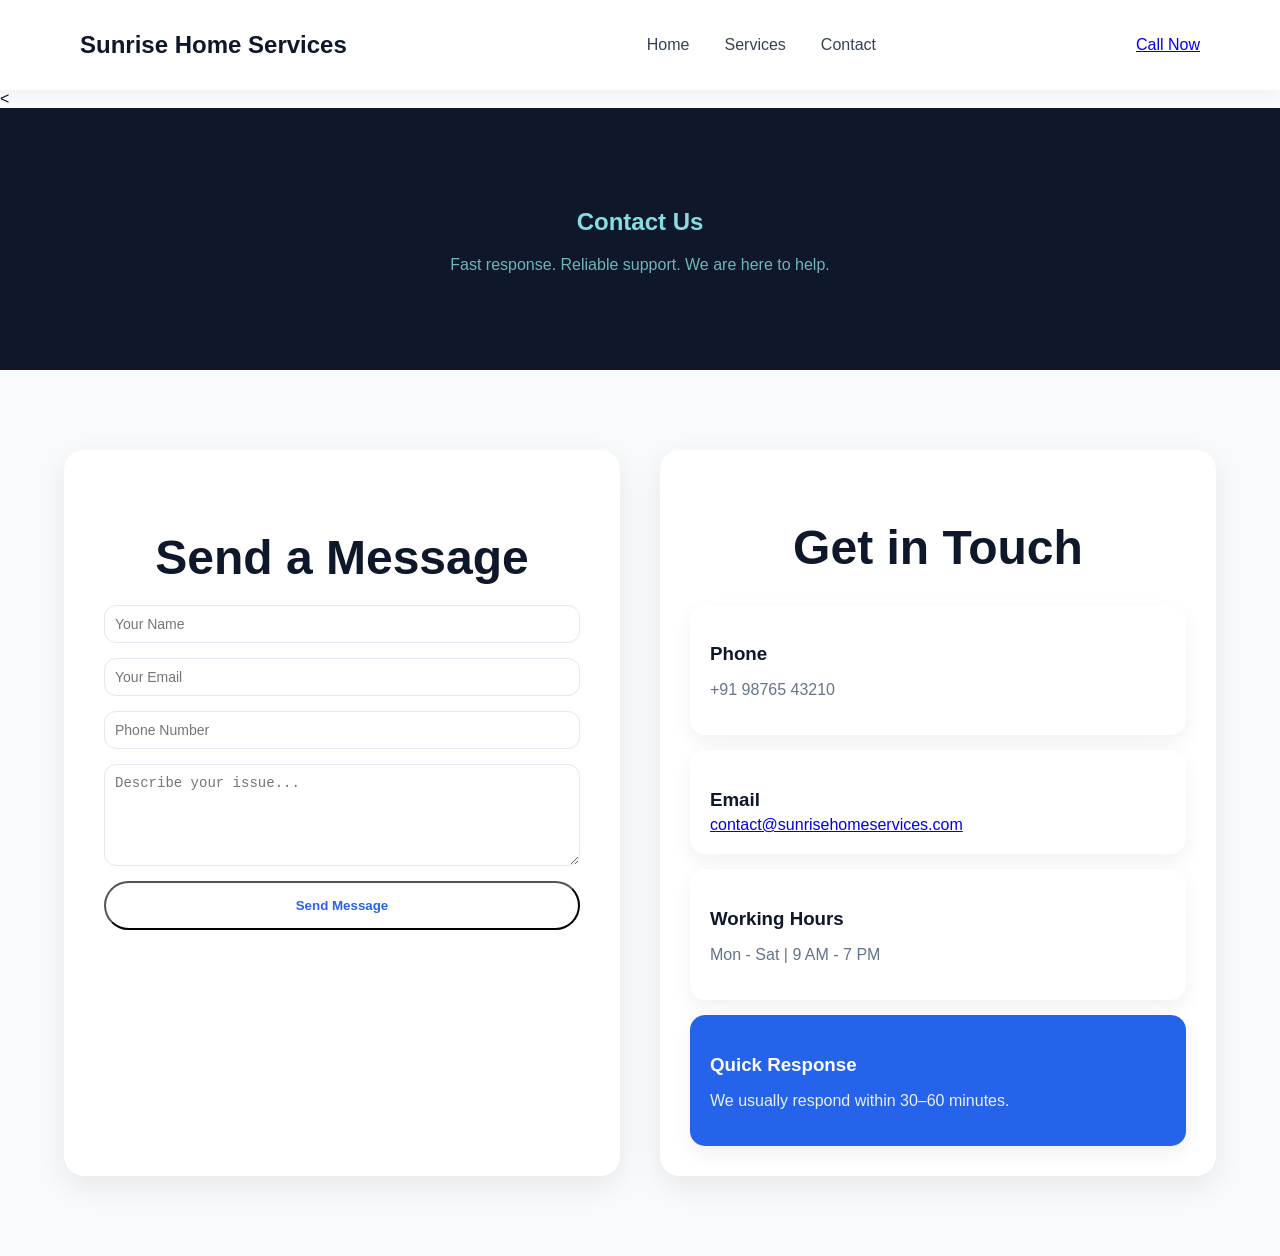
<file: contact.html>
<!DOCTYPE html>
<html lang="en">
<head>
    <meta charset="UTF-8">
    <meta name="viewport" content="width=device-width, initial-scale=1.0">
    <title>Contact | Sunrise Home Services</title>

    <link rel="stylesheet" href="css/style.css">


<meta name="description" content="Sunrise Home Services offers plumbing, electrical, AC repair, and home renovation services in Pune. Fast, reliable, and affordable solutions.">

<meta name="keywords" content="plumbing services Pune, electrician Pune, AC repair Pune, home renovation Pune">

<meta name="author" content="Sunrise Home Services">

<meta property="og:title" content="Sunrise Home Services">
<meta property="og:description" content="Reliable home services in Pune including plumbing, electrical, AC and renovation work.">
<meta property="og:type" content="website">

<link rel="icon" type="image/png" href="images/favicon.png">
<link rel="shortcut icon" href="images/favicon.png" type="image/png">

</head>
<body>

<header>
    <nav class="navbar">

        <div class="logo">
            Sunrise Home Services
        </div>

        <ul class="nav-links">
            <li><a href="index.html">Home</a></li>
            <li><a href="services.html">Services</a></li>
            <li><a href="contact.html">Contact</a></li>
        </ul>

        <a href="tel:+919876543210" class="call-btn">Call Now</a>

    </nav>
</header>

<<section class="page-header">
    <div class="container">
        <h1>Contact Us</h1>
        <p>Fast response. Reliable support. We are here to help.</p>
    </div>
</section>

<section class="contact-section">

    <div class="container contact-wrapper">

        <!-- LEFT: FORM -->
        <div class="contact-card">

            <h2>Send a Message</h2>

            <form id="contactForm" class="contact-form">

                <input type="text" placeholder="Your Name" required>

                <input type="email" placeholder="Your Email" required>

                <input type="tel" placeholder="Phone Number" required>

                <textarea placeholder="Describe your issue..." rows="5" required></textarea>

                <button type="submit" class="btn-primary">
                    Send Message
                </button>

                <p id="formMessage"></p>

            </form>

        </div>

        <!-- RIGHT: INFO -->
        <div class="contact-info">

            <h2>Get in Touch</h2>

            <div class="info-box">
                <h3> Phone</h3>
                <p>+91 98765 43210</p>
            </div>

            <div class="info-box">
                <h3> Email</h3>
                <a href="mailto:contact@sunrisehomeservices.com">
    contact@sunrisehomeservices.com
</a> 
            </div>

            <div class="info-box">
                <h3> Working Hours</h3>
                <p>Mon - Sat | 9 AM - 7 PM</p>
            </div>

            <div class="info-box highlight">
                <h3> Quick Response</h3>
                <p>We usually respond within 30–60 minutes.</p>
            </div>

        </div>

    </div>

</section>

</body>
</html>
</file>
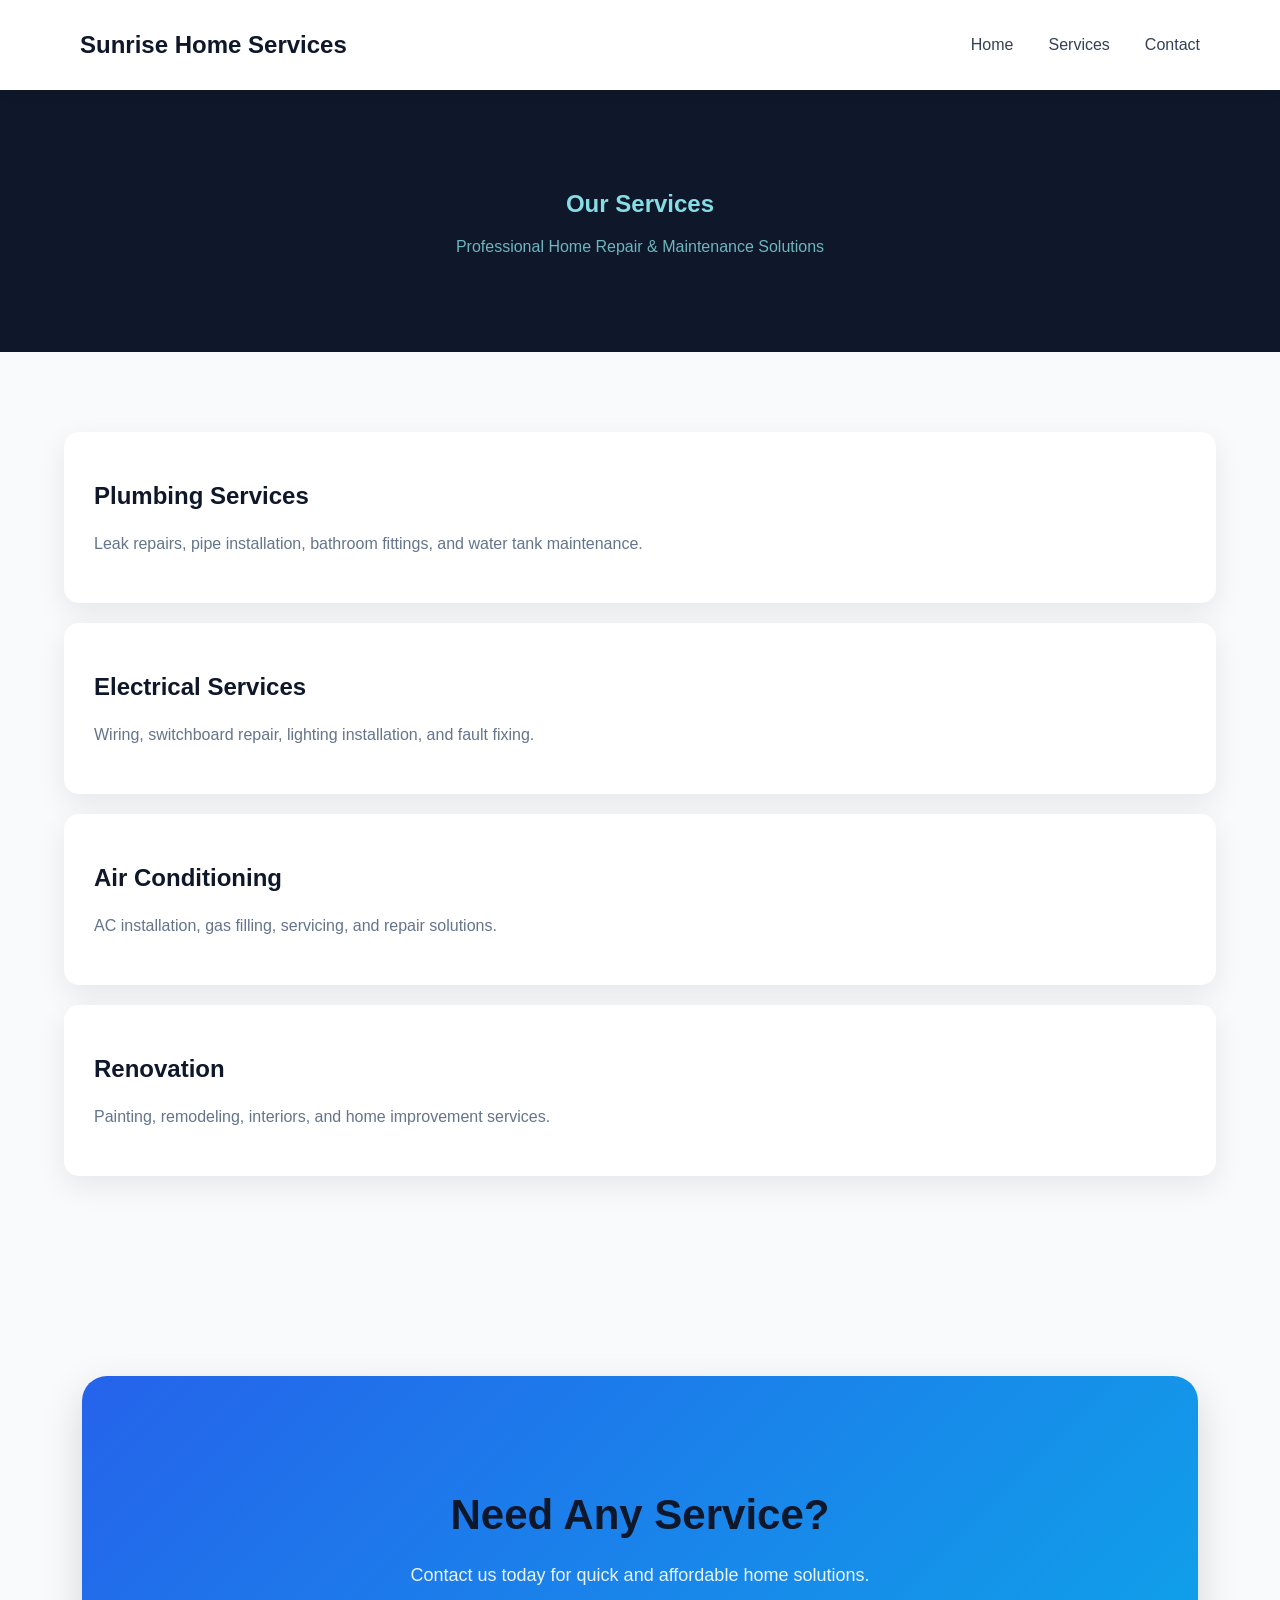
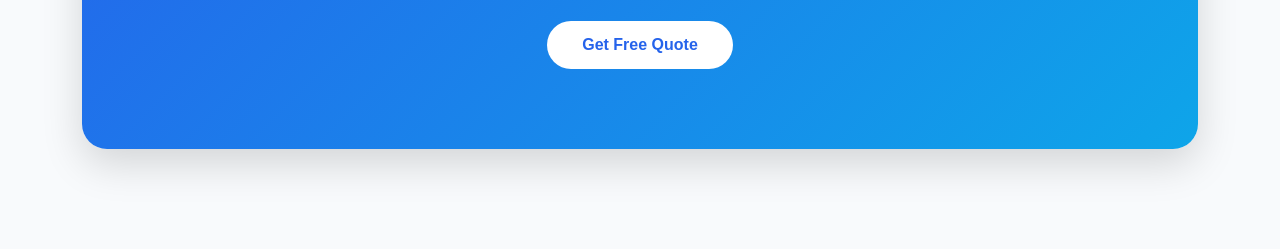
<file: services.html>
<!DOCTYPE html>
<html lang="en">
<head>
    <meta charset="UTF-8">
    <meta name="viewport" content="width=device-width, initial-scale=1.0">
    <title>Services | Sunrise Home Services</title>

    <link rel="stylesheet" href="css/style.css">


<meta name="description" content="Sunrise Home Services offers plumbing, electrical, AC repair, and home renovation services in Pune. Fast, reliable, and affordable solutions.">

<meta name="keywords" content="plumbing services Pune, electrician Pune, AC repair Pune, home renovation Pune">

<meta name="author" content="Sunrise Home Services">

<meta property="og:title" content="Sunrise Home Services">
<meta property="og:description" content="Reliable home services in Pune including plumbing, electrical, AC and renovation work.">
<meta property="og:type" content="website">

<link rel="icon" type="image/png" href="images/favicon.png">
<link rel="shortcut icon" href="images/favicon.png" type="image/png">


</head>
<body>

<header>
    <nav class="navbar">

        <div class="logo">
            Sunrise Home Services
        </div>

        <ul class="nav-links">
            <li><a href="index.html">Home</a></li>
            <li><a href="services.html">Services</a></li>
            <li><a href="contact.html">Contact</a></li>
        </ul>

    </nav>
</header>

<section class="page-header">
    <div class="container">
        <h1>Our Services</h1>
        <p>Professional Home Repair & Maintenance Solutions</p>
    </div>
</section>

<!-- SERVICES -->

<section class="services-page">

    <div class="container">

        <div class="service-box">

            <h1> Plumbing Services</h1>
            <p>Leak repairs, pipe installation, bathroom fittings, and water tank maintenance.</p>

        </div>

        <div class="service-box">

            <h1> Electrical Services</h1>
            <p>Wiring, switchboard repair, lighting installation, and fault fixing.</p>

        </div>

        <div class="service-box">

            <h1> Air Conditioning</h1>
            <p>AC installation, gas filling, servicing, and repair solutions.</p>

        </div>

        <div class="service-box">

            <h1> Renovation</h1>
            <p>Painting, remodeling, interiors, and home improvement services.</p>

        </div>

    </div>

</section>

<section class="cta">

    <div class="container cta-box">

        <h2>Need Any Service?</h2>
        <p>Contact us today for quick and affordable home solutions.</p>

        <a href="contact.html" class="btn-primary">Get Free Quote</a>

    </div>

</section>

</body>
</html>
</file>
<file: css/style.css>
@import url('https://fonts.googleapis.com/css2?family=Poppins:wght@300;400;500;600;700;800&display=swap');

:root{
    --primary:#2563eb;
    --secondary:#0f172a;
    --accent:#f59e0b;
    --light:#f8fafc;
    --dark:#1e293b;
}


body{
    margin:0;
    padding:0;
    font-family:'Poppins',sans-serif;
    background:#f8fafc;
    color:#1e293b;
}

.navbar{
    display:flex;
    justify-content:space-between;
    align-items:center;

    padding:20px 80px;

    background:white;

    position:sticky;
    top:0;

    z-index:1000;

    box-shadow:0 2px 15px rgba(0,0,0,0.05);
}

.logo{
    font-size:24px;
    font-weight:700;
    color:#0f172a;
}
.nav-links{
    display:flex;
    gap:35px;

    list-style:none;
}

.nav-links a{
    text-decoration:none;
    color:#334155;

    font-weight:500;

    transition:.3s;
}

.nav-links a:hover{
    color:#2563eb;
}

.hero{
    min-height:90vh;

    display:flex;
    justify-content:center;
    align-items:center;

    text-align:center;

    background:
    linear-gradient(
        135deg,
        #2563eb,
        #0ea5e9
    );

    color:white;

    padding:0 20px;
}

.hero-content{
    max-width:850px;
}

.hero-badge{
    display:inline-block;

    background:rgba(255,255,255,0.15);

    padding:10px 20px;

    border-radius:50px;

    margin-bottom:25px;

    font-size:14px;
}

.hero-content h1{
    font-size:70px;
    line-height:1.1;

    margin-bottom:25px;
}

.hero-content h1 span{
    display:block;
}

.hero-content p{
    font-size:22px;
    line-height:1.8;

    margin-bottom:40px;
}
.hero-buttons{
    display:flex;
    justify-content:center;
    gap:20px;
}

.btn-primary{
    background:white;

    color:#2563eb;

    text-decoration:none;

    padding:15px 35px;

    border-radius:50px;

    font-weight:600;

    transition:.3s;
}

.btn-secondary{
    border:2px solid white;

    color:white;

    text-decoration:none;

    padding:15px 35px;

    border-radius:50px;

    font-weight:600;
}

.btn-primary:hover,
.btn-secondary:hover{
    transform:translateY(-3px);
}

.container{
    width:90%;
    max-width:1200px;
    margin:auto;
}

.about{
    padding:80px 0;
    text-align:center;
}

.about h2{
    font-size:40px;
    margin-bottom:20px;
}

.about-text{
    max-width:800px;
    margin:auto;
    color:#555;
    line-height:1.8;
}

.about-cards{
    display:flex;
    justify-content:center;
    gap:30px;
    margin-top:50px;
    flex-wrap:wrap;
}

.about-card{
    background:#fff;
    padding:30px;
    width:250px;
    border-radius:10px;
    box-shadow:0 2px 10px rgba(0,0,0,0.1);
}

.about-card h3{
    margin-bottom:10px;
}
.section-subtitle{
    text-align:center;
    color:#64748b;
    margin-top:-30px;
    margin-bottom:50px;
    font-size:18px;
}
.services{
    padding:100px 0;
}

.services-grid{
    display:grid;
    grid-template-columns:repeat(auto-fit,minmax(260px,1fr));
    gap:25px;
}

.service-card{
    background:white;

    padding:40px 30px;

    border-radius:20px;

    text-align:center;

    box-shadow:0 10px 30px rgba(0,0,0,0.08);

    transition:.3s;

    position:relative;
    overflow:hidden;
}

.service-card:hover{
    transform:translateY(-10px);
    box-shadow:0 15px 40px rgba(0,0,0,0.12);
}

.icon{
    font-size:40px;
    margin-bottom:15px;
}

section h2{
    text-align:center;
    font-size:48px;
    margin-bottom:15px;
    color:#0f172a;
}

.about-wrapper{
    display:grid;
    grid-template-columns:1fr 1fr;
    gap:60px;
    align-items:center;
}
.about-left h2{
    font-size:48px;
    margin-bottom:20px;
    color:#0f172a;
}

.about-left p{
    color:#64748b;
    line-height:1.8;
    margin-bottom:30px;
}

.about-right{
    display:grid;
    grid-template-columns:1fr 1fr;
    gap:20px;
}
.stat-card{
    background:white;

    padding:30px;

    border-radius:20px;

    text-align:center;

    box-shadow:0 10px 30px rgba(0,0,0,0.08);

    transition:.3s;
}

.stat-card:hover{
    transform:translateY(-5px);
}

.stat-card h3{
    font-size:32px;
    color:#2563eb;
    margin-bottom:5px;
}

.stat-card p{
    color:#64748b;
    font-size:14px;
}
.stars{
    color:#fbbf24;
    font-size:18px;
    margin-bottom:10px;
}
.section-subtitle{
    text-align:center;
    color:#64748b;
    margin-top:-10px;
    margin-bottom:50px;
    font-size:18px;
}
.testimonial-row{
    display:flex;
    gap:25px;

    overflow-x:auto;
    scroll-behavior:smooth;

    padding:10px 5px;
}

.testimonial-card{
    background:white;
    padding:30px;

    width:320px; 
    flex-shrink:0;         /* fixed equal width */
    min-height:220px;    /* same height */

    border-radius:20px;

    box-shadow:0 10px 30px rgba(0,0,0,0.08);

    text-align:left;

    display:flex;
    flex-direction:column;
    justify-content:space-between;

    transition:0.3s ease;
}

.testimonial-card:hover{
    transform:translateY(-8px);
}

.testimonial-card p{
    color:#475569;
    line-height:1.8;
    margin-bottom:20px;
}

.testimonial-card h4{
    color:#0f172a;
    font-weight:600;
}
.cta{
    padding:100px 20px;
}

.cta-box{
    background:linear-gradient(135deg,#2563eb,#0ea5e9);

    color:white;

    text-align:center;

    padding:80px 40px;

    border-radius:25px;

    box-shadow:0 15px 40px rgba(0,0,0,0.15);
}

.cta-box h2{
    font-size:42px;
    margin-bottom:20px;
}

.cta-box p{
    font-size:18px;
    max-width:700px;
    margin:0 auto 30px;
    line-height:1.8;
    opacity:0.9;
}
.cta-buttons{
    display:flex;
    justify-content:center;
    gap:20px;
    flex-wrap:wrap;
}

.cta .btn-primary{
    background:white;
    color:#2563eb;
}

.cta .btn-secondary{
    border:2px solid white;
    color:white;
}
.whatsapp-float{
    position:fixed;
    bottom:25px;
    right:25px;

    width:60px;
    height:60px;

    background:#25D366;

    border-radius:50%;

    display:flex;
    align-items:center;
    justify-content:center;

    box-shadow:0 10px 25px rgba(0,0,0,0.2);

    z-index:999;

    transition:0.3s ease;
}

.call-float{
    position:fixed;

    bottom:100px;      /* above whatsapp */
    right:25px;

    background:#2563eb;
    color:white;

    text-decoration:none;

    padding:12px 18px;
    border-radius:30px;

    font-size:14px;
    font-weight:600;

    box-shadow:0 8px 20px rgba(0,0,0,0.2);

    z-index:999;

    transition:0.3s ease;
}

.call-float:hover{
    transform:scale(1.05);
}

.whatsapp-float img{
    width:32px;
    height:32px;
}

.whatsapp-float:hover{
    transform:scale(1.1);
}

@media (max-width: 768px){

    .navbar{
        display:flex;
        flex-direction:column;
        align-items:center;
        padding:15px;
    }

    .logo{
        font-size:22px;
        margin-bottom:10px;
    }

    .nav-links{
        display:flex;
        flex-direction:row;     /* IMPORTANT */
        gap:25px;
        padding:0;
        margin:0;
    }

    .nav-links li{
        list-style:none;
    }

    .nav-links a{
        font-size:16px;
    }


    .hero-content h1{
        font-size:40px;
    }

    .hero-content p{
        font-size:16px;
    }

    .hero-buttons{
        flex-direction:column;
    }

    .about-wrapper{
        grid-template-columns:1fr;
    }

    .about-right{
        grid-template-columns:1fr;
    }

    .services-grid{
        grid-template-columns:1fr;
    }

    .why-grid{
        grid-template-columns:1fr;
    }

    .testimonial-grid{
        grid-template-columns:1fr;
    }

    .cta-box h2{
        font-size:28px;
    }
}


.contact{
    padding:80px 0;
}

.contact-grid{
    display:grid;
    grid-template-columns:1fr 1fr;
    gap:50px;
}

.contact-form{
    display:flex;
    flex-direction:column;
    gap:15px;
}

.contact-form input,
.contact-form textarea{
    padding:15px;
    border:1px solid #ddd;
    border-radius:10px;
    font-size:16px;
}

.contact-info{
    background:white;
    padding:30px;
    border-radius:20px;
    box-shadow:0 10px 30px rgba(0,0,0,0.08);
}

.services-page{
    padding:80px 0;
}

.service-box{
    background:white;
    padding:30px;
    margin-bottom:20px;
    border-radius:15px;

    box-shadow:0 10px 30px rgba(0,0,0,0.08);

    transition:.3s;
}

.service-box:hover{
    transform:translateY(-5px);
}

.service-box h2{
    margin-bottom:10px;
    color:#0f172a;
}

.service-box p{
    color:#64748b;
    line-height:1.7;
}

.contact-section{
    padding:80px 0;
}

.contact-wrapper{
    display:grid;
    grid-template-columns:1fr 1fr;
    gap:40px;
    align-items:stretch;
}

.contact-card,
.contact-info{
    height:100%;
}

.contact-card,
.contact-info{
    display:flex;
    flex-direction:column;
}


.contact-card{
    background:white;
    padding:40px;
    border-radius:20px;
    box-shadow:0 10px 30px rgba(0,0,0,0.08);
}

.contact-card h2{
    margin-bottom:20px;
}

.contact-form{
    display:flex;
    flex-direction:column;
    gap:15px;
}

.contact-form input,
.contact-form textarea{
    padding:15px;
    border:1px solid #e2e8f0;
    border-radius:12px;
    font-size:16px;
    outline:none;
}

.contact-form input:focus,
.contact-form textarea:focus{
    border-color:#2563eb;
}

.contact-info{
    display:flex;
    flex-direction:column;
    gap:15px;
}

.info-box{
    background:white;
    padding:20px;
    border-radius:15px;
    box-shadow:0 8px 20px rgba(0,0,0,0.06);
}

.info-box h3{
    margin-bottom:5px;
}

.info-box p{
    color:#64748b;
}

.info-box.highlight{
    background:#2563eb;
    color:white;
}

.info-box.highlight p{
    color:white;
    opacity:0.9;
}


*{
    box-sizing:border-box;
}

body{
    margin:0;
    font-family:Arial, sans-serif;
    background:#f8fafc;
    color:#0f172a;
}

.btn-primary,
.btn-secondary{
    display:inline-block;
    transition:0.3s ease;
}

.btn-primary:hover{
    transform:translateY(-3px);
}

.btn-secondary:hover{
    transform:translateY(-3px);
}


.page-header{
    padding:80px 20px;
    text-align:center;
    background:#0f172a;
    color:rgb(134, 221, 228);
}

.page-header p{
    opacity:0.8;
}

@media (max-width: 768px){

    .contact-wrapper{
        grid-template-columns:1fr;
        gap:20px;
    }

    .contact-card{
        padding:20px;
    }

    .contact-info{
        padding:15px;
    }

    .info-box{
        padding:12px;
    }

    .about-wrapper{
        grid-template-columns:1fr;
    }

    .navbar{
        padding:15px;
    }

}




.contact-form input,
.contact-form textarea{
    padding:10px;
    font-size:14px;
} 





.container{
    width:90%;
    max-width:1200px;
    margin:0 auto;
}

a, button, .service-card, .testimonial-card, .stat-card{
    transition:0.3s ease;
}

html{
    scroll-behavior:smooth;
}

button, a{
    cursor:pointer;
}



.purchase-float{
    position:fixed;
    bottom:25px;
    left:25px;

    background:#7c3aed;   /* purple */

    color:white;
    text-decoration:none;

    padding:14px 18px;
    border-radius:30px;

    font-size:14px;
    font-weight:600;

    box-shadow:0 8px 20px rgba(0,0,0,0.2);

    z-index:999;

    transition:0.3s ease;
}

.purchase-float:hover{
    transform:scale(1.05);
}
</file>
